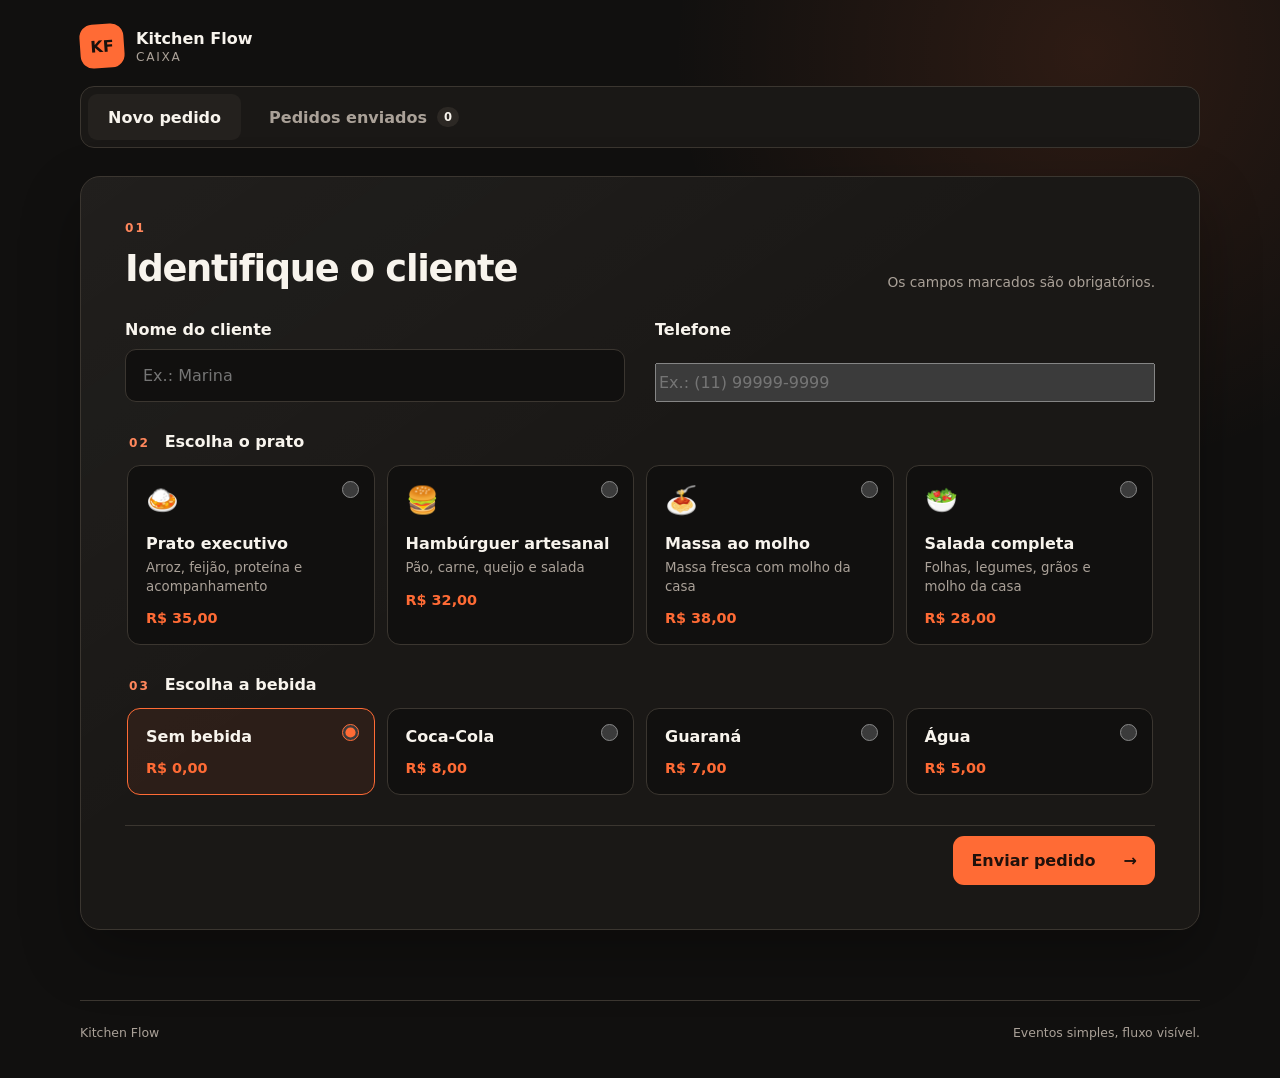
<file: interface-caixa/index.html>
<!doctype html>
<html lang="pt-BR">
  <head>
    <meta charset="UTF-8" />
    <meta name="viewport" content="width=device-width, initial-scale=1.0" />
    <meta
      name="description"
      content="Interface de caixa para criação e atualização de pedidos do Kitchen Flow."
    />
    <title>Kitchen Flow | Caixa</title>
    <link rel="stylesheet" href="styles.css" />
  </head>
  <body>
    <div class="app-shell">
      <header class="app-header">
        <a class="brand" href="#novo-pedido" aria-label="Kitchen Flow - início">
          <span class="brand-mark" aria-hidden="true">KF</span>
          <span>
            <strong>Kitchen Flow</strong>
            <small>Caixa</small>
          </span>
        </a>
      </header>

      <main>
        <nav class="tabs" aria-label="Seções do caixa">
          <button
            class="tab-button active"
            type="button"
            role="tab"
            aria-selected="true"
            aria-controls="novo-pedido"
            data-tab="novo-pedido"
          >
            Novo pedido
          </button>
          <button
            class="tab-button"
            type="button"
            role="tab"
            aria-selected="false"
            aria-controls="pedidos-enviados"
            data-tab="pedidos-enviados"
          >
            Pedidos enviados
            <span id="orders-count" class="count-badge">0</span>
          </button>
        </nav>

        <section id="novo-pedido" class="tab-panel active" role="tabpanel">
          <form id="order-form" class="order-form">
            <div class="form-heading">
              <div>
                <p class="step-label">01</p>
                <h2>Identifique o cliente</h2>
              </div>
              <p>Os campos marcados são obrigatórios.</p>
            </div>

            <label class="field">
              <span>Nome do cliente</span>
              <input
                id="customer-name"
                name="customerName"
                type="text"
                placeholder="Ex.: Marina"
                autocomplete="name"
                maxlength="80"
                required
              />
            </label>

            <label class="field">
              <span>Telefone</span>
              <input
                id="customer-phone"
                name="phone"
                type="tel"
                placeholder="Ex.: (11) 99999-9999"
                autocomplete="tel"
                maxlength="20"
                required
              />
            </label>

            <fieldset class="full-width">
              <legend>
                <span class="step-label">02</span>
                Escolha o prato
              </legend>

              <div class="option-grid meal-options">
                <label class="option-card">
                  <input type="radio" name="meal" value="Prato executivo" required />
                  <span class="option-emoji" aria-hidden="true">🍛</span>
                  <strong>Prato executivo</strong>
                  <small>Arroz, feijão, proteína e acompanhamento</small>
                  <span class="option-price">R$ 35,00</span>
                </label>

                <label class="option-card">
                  <input type="radio" name="meal" value="Hambúrguer artesanal" />
                  <span class="option-emoji" aria-hidden="true">🍔</span>
                  <strong>Hambúrguer artesanal</strong>
                  <small>Pão, carne, queijo e salada</small>
                  <span class="option-price">R$ 32,00</span>
                </label>

                <label class="option-card">
                  <input type="radio" name="meal" value="Massa ao molho" />
                  <span class="option-emoji" aria-hidden="true">🍝</span>
                  <strong>Massa ao molho</strong>
                  <small>Massa fresca com molho da casa</small>
                  <span class="option-price">R$ 38,00</span>
                </label>

                <label class="option-card">
                  <input type="radio" name="meal" value="Salada completa" />
                  <span class="option-emoji" aria-hidden="true">🥗</span>
                  <strong>Salada completa</strong>
                  <small>Folhas, legumes, grãos e molho da casa</small>
                  <span class="option-price">R$ 28,00</span>
                </label>
              </div>
            </fieldset>

            <fieldset class="full-width">
              <legend>
                <span class="step-label">03</span>
                Escolha a bebida
              </legend>

              <div class="option-grid drink-options">
                <label class="option-card compact">
                  <input type="radio" name="beverage" value="Sem bebida" checked />
                  <strong>Sem bebida</strong>
                  <span class="option-price">R$ 0,00</span>
                </label>
                <label class="option-card compact">
                  <input type="radio" name="beverage" value="Coca-Cola" />
                  <strong>Coca-Cola</strong>
                  <span class="option-price">R$ 8,00</span>
                </label>
                <label class="option-card compact">
                  <input type="radio" name="beverage" value="Guaraná" />
                  <strong>Guaraná</strong>
                  <span class="option-price">R$ 7,00</span>
                </label>
                <label class="option-card compact">
                  <input type="radio" name="beverage" value="Água" />
                  <strong>Água</strong>
                  <span class="option-price">R$ 5,00</span>
                </label>
              </div>
            </fieldset>

            <div class="form-actions full-width">
              <p id="form-feedback" class="feedback" role="status" aria-live="polite"></p>
              <button id="submit-order" class="primary-button" type="submit">
                Enviar pedido
                <span aria-hidden="true">→</span>
              </button>
            </div>
          </form>
        </section>

        <section
          id="pedidos-enviados"
          class="tab-panel"
          role="tabpanel"
          hidden
        >
          <div class="orders-heading">
            <div>
              <p class="eyebrow">Histórico local</p>
              <h2>Pedidos enviados</h2>
            </div>
            <p>Pedidos confirmados pela API neste navegador.</p>
          </div>

          <div id="orders-list" class="orders-list"></div>

          <div id="empty-state" class="empty-state">
            <span aria-hidden="true">🍽️</span>
            <h3>Nenhum pedido enviado</h3>
            <p>Crie o primeiro pedido para vê-lo aparecer aqui.</p>
            <button class="secondary-button" type="button" data-go-to-create>
              Criar pedido
            </button>
          </div>
        </section>
      </main>

      <footer>
        <span>Kitchen Flow</span>
        <span>Eventos simples, fluxo visível.</span>
      </footer>
    </div>

    <div id="toast" class="toast" role="status" aria-live="polite" aria-atomic="true">
      <span class="toast-icon" aria-hidden="true">✓</span>
      <span id="toast-message"></span>
    </div>

    <script src="app.js" defer></script>
  </body>
</html>
</file>
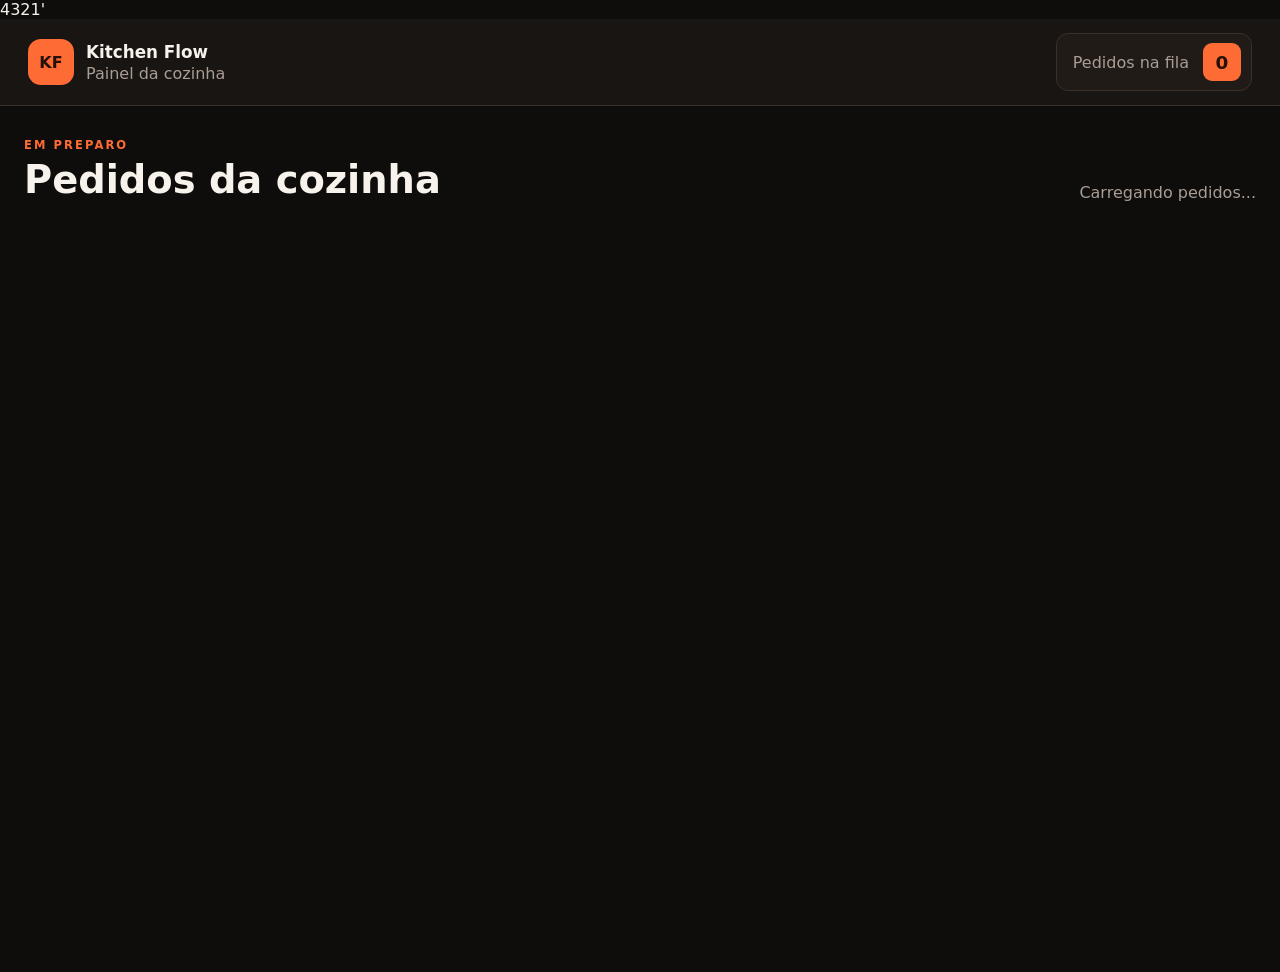
<file: interface-cozinha/index.html>
<!doctype html>
<html lang="pt-BR">
  <head>
    <meta charset="UTF-8" />
    <meta name="viewport" content="width=device-width, initial-scale=1.0" />
    <meta name="description" content="Painel de pedidos em preparo do Kitchen Flow." />
    <title>Kitchen Flow | Cozinha</title>
 4321'    <link rel="stylesheet" href="styles.css" />
  </head>
  <body>
    <header class="queue-bar">
      <div class="brand">
        <span class="brand-mark" aria-hidden="true">KF</span>
        <div><strong>Kitchen Flow</strong><span>Painel da cozinha</span></div>
      </div>
      <div class="queue-summary" aria-live="polite">
        <span>Pedidos na fila</span><strong id="queue-count">0</strong>
      </div>
    </header>

    <main>
      <div class="panel-heading">
        <div><span class="eyebrow">EM PREPARO</span><h1>Pedidos da cozinha</h1></div>
        <p id="panel-status" role="status">Carregando pedidos...</p>
      </div>
      <section id="orders-grid" class="orders-grid" aria-label="Pedidos em preparo"></section>
    </main>

    <div id="toast" class="toast" role="status" aria-live="polite"></div>
    <script src="app.js" defer></script>
  </body>
</html>
</file>
<file: interface-caixa/styles.css>
:root {
  color-scheme: dark;
  --background: #11100f;
  --surface: #1a1816;
  --surface-raised: #24211e;
  --surface-soft: #2c2824;
  --border: #3b3630;
  --text: #f8f4ed;
  --muted: #aaa198;
  --accent: #ff6b35;
  --accent-strong: #ff875c;
  --success: #5ec98b;
  --danger: #ff7a7a;
  --shadow: 0 24px 60px rgb(0 0 0 / 30%);
  font-family:
    Inter, ui-sans-serif, system-ui, -apple-system, BlinkMacSystemFont, "Segoe UI",
    sans-serif;
}

* {
  box-sizing: border-box;
}

body {
  min-width: 320px;
  min-height: 100vh;
  margin: 0;
  color: var(--text);
  background:
    radial-gradient(circle at 85% 5%, rgb(255 107 53 / 12%), transparent 26rem),
    var(--background);
}

button,
input {
  font: inherit;
}

button {
  color: inherit;
}

.app-shell {
  width: min(1120px, calc(100% - 40px));
  margin: 0 auto;
}

.app-header {
  display: flex;
  align-items: center;
  justify-content: space-between;
  padding: 24px 0 18px;
}

.brand {
  display: flex;
  gap: 12px;
  align-items: center;
  color: inherit;
  text-decoration: none;
}

.brand-mark {
  display: grid;
  width: 44px;
  height: 44px;
  place-items: center;
  color: #18110d;
  font-weight: 900;
  background: var(--accent);
  border-radius: 13px;
  transform: rotate(-4deg);
}

.brand strong,
.brand small {
  display: block;
}

.brand small {
  margin-top: 2px;
  color: var(--muted);
  font-size: 0.76rem;
  letter-spacing: 0.14em;
  text-transform: uppercase;
}

.eyebrow,
.step-label {
  margin: 0 0 12px;
  color: var(--accent-strong);
  font-size: 0.76rem;
  font-weight: 800;
  letter-spacing: 0.17em;
  text-transform: uppercase;
}

.tabs {
  display: flex;
  gap: 8px;
  padding: 7px;
  background: var(--surface);
  border: 1px solid var(--border);
  border-radius: 14px;
}

.tab-button {
  display: flex;
  gap: 10px;
  align-items: center;
  justify-content: center;
  min-height: 46px;
  padding: 0 20px;
  color: var(--muted);
  font-weight: 700;
  background: transparent;
  border: 0;
  border-radius: 9px;
  cursor: pointer;
}

.tab-button:hover,
.tab-button.active {
  color: var(--text);
  background: var(--surface-raised);
}

.count-badge {
  min-width: 22px;
  padding: 3px 7px;
  color: var(--text);
  font-size: 0.72rem;
  background: var(--surface-soft);
  border-radius: 99px;
}

.tab-button.active .count-badge {
  color: #1b100b;
  background: var(--accent);
}

.tab-panel {
  padding: 28px 0 70px;
}

.order-form,
.orders-heading,
.order-card {
  background: linear-gradient(145deg, rgb(255 255 255 / 3%), transparent 45%),
    var(--surface);
  border: 1px solid var(--border);
  box-shadow: var(--shadow);
}

.order-form {
  display: grid;
  grid-template-columns: repeat(2, minmax(0, 1fr));
  gap: 30px;
  padding: clamp(24px, 4vw, 44px);
  border-radius: 20px;
}

.full-width,
.form-heading {
  grid-column: 1 / -1;
}

.form-heading,
.orders-heading {
  display: flex;
  align-items: end;
  justify-content: space-between;
}

.form-heading h2,
.orders-heading h2 {
  margin: 0;
  font-size: clamp(1.6rem, 4vw, 2.3rem);
  letter-spacing: -0.035em;
}

.form-heading > p,
.orders-heading > p {
  margin: 0;
  color: var(--muted);
  font-size: 0.86rem;
}

.field {
  display: grid;
  gap: 10px;
}

.field span,
fieldset legend {
  font-weight: 750;
}

input[type="text"] {
  width: 100%;
  padding: 16px 17px;
  color: var(--text);
  background: var(--background);
  border: 1px solid var(--border);
  border-radius: 11px;
  outline: none;
}

input[type="text"]:focus {
  border-color: var(--accent);
  box-shadow: 0 0 0 4px rgb(255 107 53 / 12%);
}

fieldset {
  min-width: 0;
  padding: 0;
  border: 0;
}

fieldset legend {
  margin-bottom: 14px;
}

fieldset .step-label {
  display: inline;
  margin-right: 9px;
}

.option-grid {
  display: grid;
  gap: 12px;
}

.meal-options {
  grid-template-columns: repeat(4, minmax(0, 1fr));
}

.drink-options {
  grid-template-columns: repeat(4, minmax(0, 1fr));
}

.option-card {
  position: relative;
  display: flex;
  flex-direction: column;
  gap: 6px;
  min-height: 145px;
  padding: 18px;
  overflow: hidden;
  background: var(--background);
  border: 1px solid var(--border);
  border-radius: 13px;
  cursor: pointer;
  transition: border-color 150ms ease, transform 150ms ease, background 150ms ease;
}

.option-card:hover {
  border-color: #635a51;
  transform: translateY(-2px);
}

.option-card:has(input:checked) {
  background: rgb(255 107 53 / 8%);
  border-color: var(--accent);
}

.option-card input {
  position: absolute;
  inset: 12px 12px auto auto;
  width: 17px;
  height: 17px;
  accent-color: var(--accent);
}

.option-card small {
  color: var(--muted);
  line-height: 1.4;
}

.option-price {
  margin-top: 8px;
  color: var(--accent);
  font-size: 0.9rem;
  font-weight: 800;
}

.option-emoji {
  margin-bottom: 12px;
  font-size: 1.65rem;
}

.option-card.compact {
  justify-content: center;
  min-height: 72px;
}

.form-actions {
  display: flex;
  gap: 24px;
  align-items: center;
  justify-content: space-between;
  padding-top: 10px;
  border-top: 1px solid var(--border);
}

.feedback {
  min-height: 24px;
  margin: 0;
  color: var(--muted);
  font-size: 0.9rem;
}

.feedback.success {
  color: var(--success);
}

.feedback.error {
  color: var(--danger);
}

.primary-button,
.secondary-button,
.edit-button,
.delivery-button,
.cancel-button {
  border: 0;
  cursor: pointer;
}

.primary-button {
  display: flex;
  gap: 28px;
  align-items: center;
  justify-content: space-between;
  min-width: 190px;
  padding: 15px 18px;
  color: #21110b;
  font-weight: 850;
  background: var(--accent);
  border-radius: 11px;
}

.primary-button:hover {
  background: var(--accent-strong);
}

.primary-button:disabled {
  cursor: wait;
  opacity: 0.65;
}

.orders-heading {
  padding: 25px 28px;
  border-radius: 16px;
}

.orders-list {
  display: grid;
  gap: 14px;
  margin-top: 16px;
}

.order-card {
  display: grid;
  grid-template-columns: 1fr auto;
  gap: 24px;
  padding: 23px 25px;
  border-radius: 15px;
}

.order-card h3 {
  margin: 0 0 8px;
  font-size: 1.2rem;
}

.order-meta {
  display: flex;
  flex-wrap: wrap;
  gap: 8px 18px;
  margin: 0;
  color: var(--muted);
  font-size: 0.87rem;
}

.event-tag {
  display: inline-flex;
  margin-top: 15px;
  padding: 5px 8px;
  color: var(--success);
  font-family: ui-monospace, SFMono-Regular, Menlo, monospace;
  font-size: 0.72rem;
  background: rgb(94 201 139 / 9%);
  border: 1px solid rgb(94 201 139 / 18%);
  border-radius: 6px;
}

.edit-button,
.delivery-button,
.secondary-button,
.cancel-button {
  padding: 10px 14px;
  font-weight: 700;
  background: var(--surface-soft);
  border: 1px solid var(--border);
  border-radius: 9px;
}

.edit-button {
  align-self: start;
}

.order-actions {
  display: flex;
  gap: 8px;
  align-items: start;
}

.delivery-button {
  color: #eafff1;
  background: #17633a;
  border-color: #2f8e58;
}

.delivery-button:disabled {
  color: var(--muted);
  background: var(--surface-soft);
  border-color: var(--border);
  cursor: default;
  opacity: 0.75;
}

.edit-form {
  display: grid;
  grid-column: 1 / -1;
  grid-template-columns: repeat(3, 1fr) auto;
  gap: 12px;
  padding-top: 18px;
  border-top: 1px solid var(--border);
}

.edit-form label {
  display: grid;
  gap: 7px;
  color: var(--muted);
  font-size: 0.78rem;
}

.edit-form select,
.edit-form input {
  min-width: 0;
  padding: 11px 12px;
  color: var(--text);
  background: var(--background);
  border: 1px solid var(--border);
  border-radius: 8px;
}

.edit-actions {
  display: flex;
  gap: 8px;
  align-items: end;
}

.empty-state {
  display: grid;
  min-height: 320px;
  margin-top: 16px;
  place-items: center;
  align-content: center;
  padding: 40px;
  text-align: center;
  border: 1px dashed var(--border);
  border-radius: 16px;
}

.empty-state > span {
  font-size: 2.2rem;
}

.empty-state h3 {
  margin: 13px 0 4px;
}

.empty-state p {
  margin: 0 0 20px;
  color: var(--muted);
}

footer {
  display: flex;
  justify-content: space-between;
  padding: 24px 0 38px;
  color: var(--muted);
  font-size: 0.78rem;
  border-top: 1px solid var(--border);
}

.toast {
  position: fixed;
  right: 24px;
  bottom: 24px;
  z-index: 10;
  display: flex;
  gap: 12px;
  align-items: center;
  min-width: 240px;
  padding: 15px 18px;
  color: #eafff1;
  font-weight: 750;
  background: #17633a;
  border: 1px solid #2f8e58;
  border-radius: 12px;
  box-shadow: 0 18px 48px rgb(0 0 0 / 38%);
  opacity: 0;
  pointer-events: none;
  transform: translateY(18px);
  transition: opacity 180ms ease, transform 180ms ease;
}

.toast.visible {
  opacity: 1;
  transform: translateY(0);
}

.toast.error {
  color: #fff0f0;
  background: #702828;
  border-color: #a64747;
}

.toast.error .toast-icon {
  color: #5f1818;
  background: #ffadad;
}

.toast-icon {
  display: grid;
  width: 25px;
  height: 25px;
  flex: 0 0 auto;
  place-items: center;
  color: #12472c;
  background: #8ee8af;
  border-radius: 50%;
}

@media (max-width: 820px) {
  .meal-options,
  .drink-options {
    grid-template-columns: repeat(2, minmax(0, 1fr));
  }

  .edit-form {
    grid-template-columns: 1fr 1fr;
  }
}

@media (max-width: 560px) {
  .app-shell {
    width: min(100% - 24px, 1120px);
  }

  .tabs,
  .form-heading,
  .orders-heading,
  .form-actions,
  footer {
    align-items: stretch;
    flex-direction: column;
  }

  .tab-button {
    flex: 1;
    padding: 0 12px;
  }

  .order-form {
    display: block;
  }

  .order-form > * + * {
    margin-top: 28px;
  }

  .meal-options,
  .drink-options,
  .edit-form {
    grid-template-columns: 1fr;
  }

  .order-card {
    grid-template-columns: 1fr;
  }

  .edit-button {
    justify-self: start;
  }

  .order-actions {
    flex-wrap: wrap;
  }

  .primary-button {
    width: 100%;
  }

  .toast {
    right: 12px;
    bottom: 12px;
    left: 12px;
    min-width: 0;
  }
}
</file>
<file: interface-cozinha/styles.css>
:root {
  color-scheme: dark;
  --background: #0f0d0c;
  --surface: #191512;
  --surface-soft: #211b17;
  --border: #3a302a;
  --text: #f7f2eb;
  --muted: #a99d94;
  --accent: #ff6b35;
  --success: #55d68b;
}

* { box-sizing: border-box; }

body {
  min-height: 100vh;
  margin: 0;
  color: var(--text);
  font-family: Inter, ui-sans-serif, system-ui, -apple-system, BlinkMacSystemFont, "Segoe UI", sans-serif;
  background: var(--background);
}

button { font: inherit; }

.queue-bar {
  display: flex;
  align-items: center;
  justify-content: space-between;
  min-height: 82px;
  padding: 14px 28px;
  background: var(--surface);
  border-bottom: 1px solid var(--border);
}

.brand, .queue-summary { display: flex; align-items: center; }
.brand { gap: 12px; }

.brand-mark {
  display: grid;
  width: 46px;
  height: 46px;
  color: #261108;
  font-weight: 900;
  background: var(--accent);
  border-radius: 13px;
  place-items: center;
}

.brand div { display: grid; gap: 2px; }
.brand strong { font-size: 1.05rem; }
.brand span:last-child, .queue-summary span, .panel-heading p { color: var(--muted); }

.queue-summary {
  gap: 14px;
  padding: 9px 10px 9px 16px;
  background: var(--surface-soft);
  border: 1px solid var(--border);
  border-radius: 12px;
}

.queue-summary strong {
  display: grid;
  min-width: 38px;
  height: 38px;
  color: #261108;
  font-size: 1.15rem;
  background: var(--accent);
  border-radius: 9px;
  place-items: center;
}

main {
  width: min(1480px, calc(100% - 48px));
  margin: 0 auto;
  padding: 28px 0 40px;
}

.panel-heading {
  display: flex;
  align-items: end;
  justify-content: space-between;
  margin-bottom: 20px;
}

.panel-heading h1, .panel-heading p { margin: 0; }
.panel-heading h1 { margin-top: 4px; font-size: clamp(1.65rem, 3vw, 2.5rem); }

.eyebrow {
  color: var(--accent);
  font-size: 0.72rem;
  font-weight: 900;
  letter-spacing: 0.18em;
}

.orders-grid {
  display: grid;
  grid-template-columns: repeat(3, minmax(0, 1fr));
  grid-template-rows: repeat(2, minmax(260px, 1fr));
  gap: 14px;
  min-height: calc(100vh - 190px);
}

.order-slot {
  min-width: 0;
  padding: 22px;
  overflow: hidden;
  background: var(--surface);
  border: 1px solid var(--border);
  border-radius: 16px;
}

.order-card { display: flex; flex-direction: column; cursor: pointer; }
.order-card:hover { border-color: #685347; }

.order-header {
  display: flex;
  gap: 16px;
  align-items: start;
  justify-content: space-between;
  padding-bottom: 15px;
  border-bottom: 1px solid var(--border);
}

.order-header h2, .order-header p { margin: 0; }
.order-header h2 { margin-bottom: 4px; font-size: 1.25rem; }
.order-header p, .order-time { color: var(--muted); font-size: 0.8rem; }

.order-number {
  color: var(--accent);
  font-family: ui-monospace, SFMono-Regular, Menlo, monospace;
  font-weight: 800;
}

.items-list {
  display: grid;
  gap: 10px;
  padding: 0;
  margin: 17px 0;
  list-style: none;
}

.items-list li { display: flex; gap: 12px; align-items: baseline; }
.item-quantity { min-width: 30px; color: var(--accent); font-weight: 900; }

.order-footer {
  display: flex;
  align-items: center;
  justify-content: space-between;
  margin-top: auto;
}

.order-total { font-size: 1.05rem; font-weight: 850; }

.empty-slot {
  display: grid;
  color: #625750;
  border-style: dashed;
  place-items: center;
}

.finish-slot {
  display: grid;
  padding: 34px;
  background: #17251c;
  border-color: #315c40;
  place-items: center;
}

.finish-button {
  width: min(100%, 260px);
  padding: 18px 22px;
  color: #0d2114;
  font-size: 1.05rem;
  font-weight: 900;
  background: var(--success);
  border: 0;
  border-radius: 12px;
  cursor: pointer;
}

.finish-button:hover { filter: brightness(1.08); }
.finish-button:disabled { cursor: wait; opacity: 0.65; }

.toast {
  position: fixed;
  right: 24px;
  bottom: 24px;
  max-width: 360px;
  padding: 14px 18px;
  color: #eafff1;
  font-weight: 750;
  background: #17633a;
  border: 1px solid #2f8e58;
  border-radius: 11px;
  opacity: 0;
  pointer-events: none;
}

.toast.visible { opacity: 1; }
.toast.error { color: #fff0f0; background: #702828; border-color: #a94646; }

@media (max-width: 960px) {
  .orders-grid {
    grid-template-columns: repeat(2, minmax(0, 1fr));
    grid-template-rows: repeat(3, minmax(260px, 1fr));
  }
}

@media (max-width: 640px) {
  .queue-bar { padding: 12px 16px; }
  .queue-summary span { display: none; }
  main { width: min(100% - 24px, 1480px); padding-top: 20px; }
  .panel-heading { display: grid; gap: 8px; }
  .orders-grid { grid-template-columns: 1fr; grid-template-rows: none; }
}
</file>
